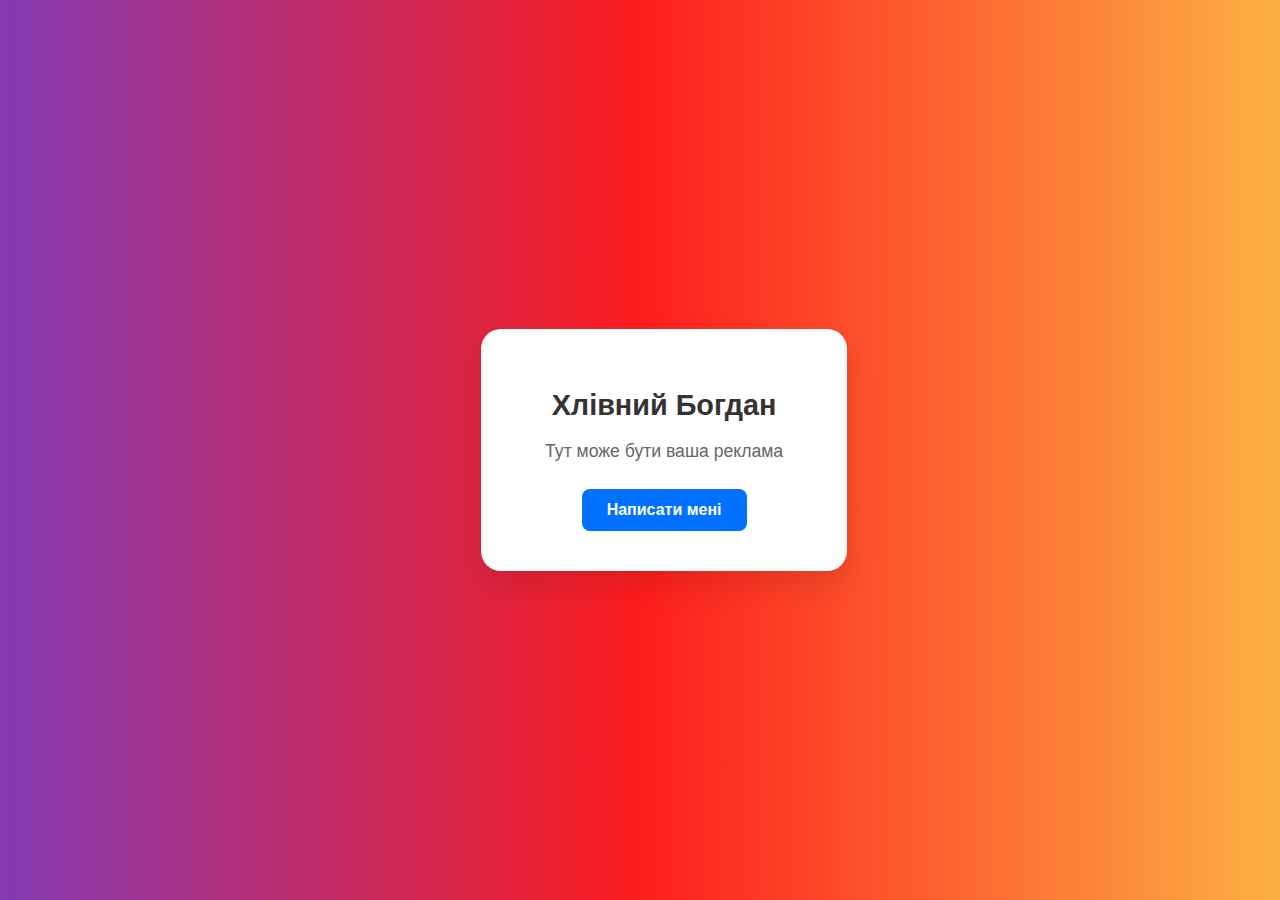
<file: Лабараторна робота 4/index.html>
<!DOCTYPE html>
<html lang="uk">
<head>
    <meta charset="UTF-8">
    <meta name="viewport" content="width=device-width, initial-scale=1.0">
    <title>Візитка Розробника</title>
    <link rel="stylesheet" href="style.css">
</head>
<body>

    <div class="card-container">
        <div class="card">
            <h1>Хлівний Богдан</h1>

            <p>
                Тут може бути ваша реклама
            </p>

            <button class="contact-button">
                Написати мені
            </button>
        </div>
    </div>

</body>
</html>
</file>
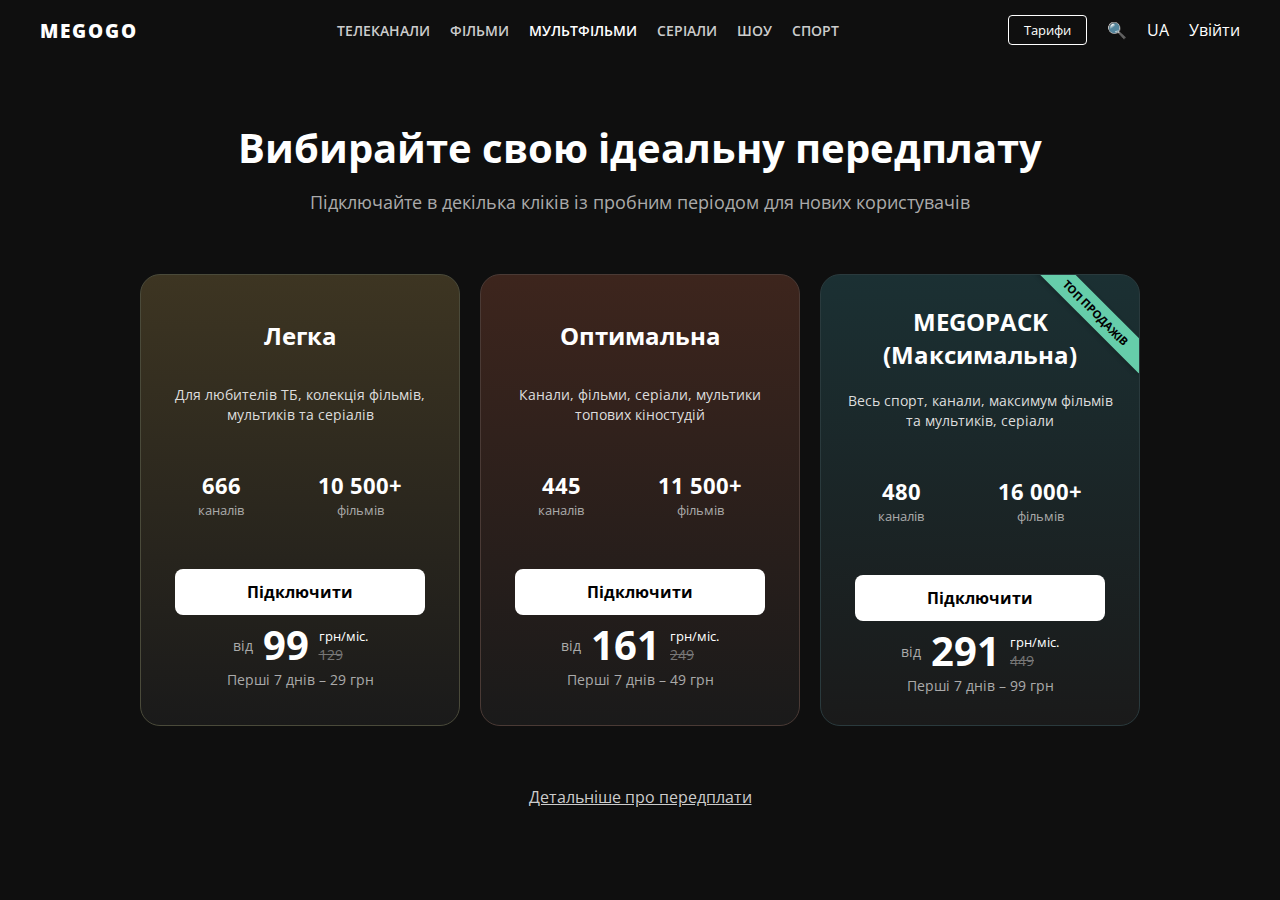
<file: Лабараторна робота 5/index.html>
<!DOCTYPE html>
<html lang="uk">
<head>
    <meta charset="UTF-8">
    <meta name="viewport" content="width=device-width, initial-scale=1.0">
    <title>MEGOGO - ТБ, кіно, серіали</title>
    <link rel="stylesheet" href="style.css">
    <link href="https://fonts.googleapis.com/css2?family=Open+Sans:wght@400;600;700;800&display=swap" rel="stylesheet">
</head>
<body>

    <header>
        <div class="header-container">
            <div class="logo">MEGOGO</div>
            <nav>
                <ul class="nav-links">
                    <li><a href="#">Телеканали</a></li>
                    <li><a href="#">Фільми</a></li>
                    <li class="dropdown">
                        <a href="#" class="active-link">Мультфільми</a>
                        <div class="dropdown-content">
                            <a href="#">Мультфільми Disney</a>
                            <a href="#">Мультсеріали Nickelodeon</a>
                            <a href="#">Українською мовою</a>
                            <a href="#" class="highlight-text">Новинки</a>
                        </div>
                    </li>
                    <li><a href="#">Серіали</a></li>
                    <li><a href="#">Шоу</a></li>
                    <li><a href="#">Спорт</a></li>
                </ul>
            </nav>
            <div class="header-actions">
                <a href="#" class="btn-tariffs">Тарифи</a>
                <a href="#" class="icon-search">🔍</a>
                <a href="#" class="lang">UA</a>
                <a href="registration.html" class="login-link">Увійти</a>
            </div>
        </div>
    </header>

    <main>
        <section class="hero">
            <h1>Вибирайте свою ідеальну передплату</h1>
            <p>Підключайте в декілька кліків із пробним періодом для нових користувачів</p>
        </section>

        <section class="tariffs-container">
            
            <div class="card card-light">
                <div class="card-header">
                    <h2>Легка</h2>
                </div>
                <div class="card-body">
                    <p class="desc">Для любителів ТБ, колекція фільмів, мультиків та серіалів</p>
                    <div class="stats">
                        <div class="stat-item">
                            <span class="big-num">666</span>
                            <span class="label">каналів</span>
                        </div>
                        <div class="stat-item">
                            <span class="big-num">10 500+</span>
                            <span class="label">фільмів</span>
                        </div>
                    </div>

                    <div class="card-footer-content">
                        <a href="#" class="btn-connect">Підключити</a>
                        <div class="price-info">
                            <div class="price-block">
                                <span class="price-label">від</span>
                                <span class="current-price">99</span>
                                <div class="price-details">
                                    <span class="currency">грн/міс.</span>
                                    <span class="old-price">129</span>
                                </div>
                            </div>
                            <p class="promo-text">Перші 7 днів – 29 грн</p>
                        </div>
                    </div>
                </div>
            </div>

            <div class="card card-optimal">
                <div class="card-header">
                    <h2>Оптимальна</h2>
                </div>
                <div class="card-body">
                    <p class="desc">Канали, фільми, серіали, мультики топових кіностудій</p>
                    <div class="stats">
                        <div class="stat-item">
                            <span class="big-num">445</span>
                            <span class="label">каналів</span>
                        </div>
                        <div class="stat-item">
                            <span class="big-num">11 500+</span>
                            <span class="label">фільмів</span>
                        </div>
                    </div>

                    <div class="card-footer-content">
                        <a href="#" class="btn-connect">Підключити</a>
                        <div class="price-info">
                            <div class="price-block">
                                <span class="price-label">від</span>
                                <span class="current-price">161</span>
                                <div class="price-details">
                                    <span class="currency">грн/міс.</span>
                                    <span class="old-price">249</span>
                                </div>
                            </div>
                            <p class="promo-text">Перші 7 днів – 49 грн</p>
                        </div>
                    </div>
                </div>
            </div>

            <div class="card card-max">
                <div class="badge">ТОП ПРОДАЖІВ</div>
                <div class="card-header">
                    <h2>MEGOPACK<br>(Максимальна)</h2>
                </div>
                <div class="card-body">
                    <p class="desc">Весь спорт, канали, максимум фільмів та мультиків, серіали</p>
                    <div class="stats">
                        <div class="stat-item">
                            <span class="big-num">480</span>
                            <span class="label">каналів</span>
                        </div>
                        <div class="stat-item">
                            <span class="big-num">16 000+</span>
                            <span class="label">фільмів</span>
                        </div>
                    </div>

                    <div class="card-footer-content">
                        <a href="#" class="btn-connect">Підключити</a>
                        <div class="price-info">
                            <div class="price-block">
                                <span class="price-label">від</span>
                                <span class="current-price">291</span>
                                <div class="price-details">
                                    <span class="currency">грн/міс.</span>
                                    <span class="old-price">449</span>
                                </div>
                            </div>
                            <p class="promo-text">Перші 7 днів – 99 грн</p>
                        </div>
                    </div>
                </div>
            </div>

        </section>

        <div class="footer-link">
            <a href="#">Детальніше про передплати</a>
        </div>
    </main>

</body>
</html>
</file>
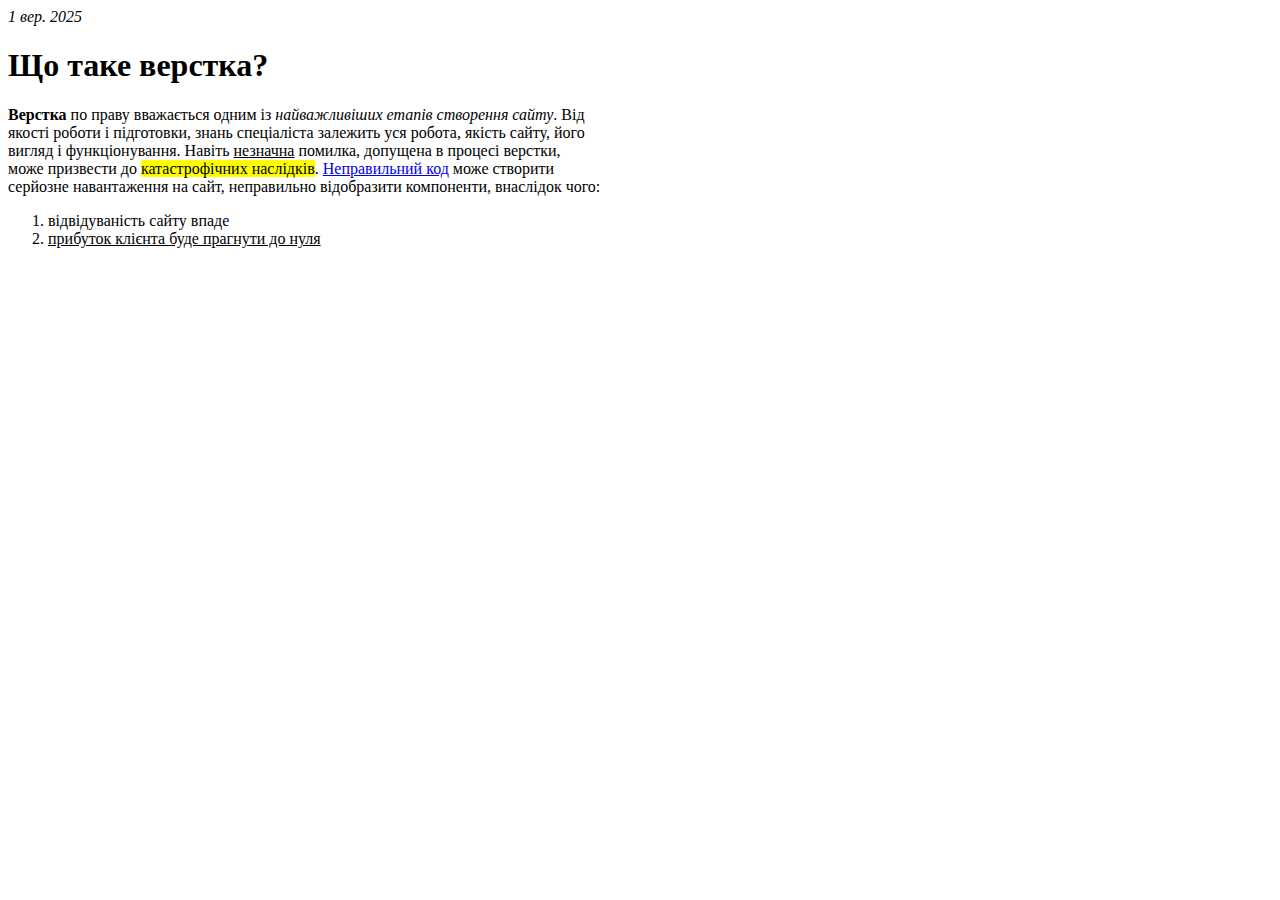
<file: Лабараторна робота 1/dodatkovi_task.html>
<!DOCTYPE html>
<html>
<head>
	<meta charset="utf-8">
	<meta name="viewport" content="width=device-width, initial-scale=1">
	<title></title>
</head>
<body>
<i>1 вер. 2025</i>
<h1>Що таке верстка?</h1>

<b>Верстка</b> по праву вважається одним із <i>найважливіших етапів створення сайту</i>. Від<br> 
якості роботи і підготовки, знань спеціаліста залежить уся робота, якість сайту, його<br> 
вигляд і функціонування. Навіть <u>незначна</u> помилка, допущена в процесі верстки,<br> 
може призвести до <span style="background: yellow;">катастрофічних наслідків</span>. <a href="https://youtube.com" target="_blank">Неправильний код</a> може створити<br>
серйозне навантаження на сайт, неправильно відобразити компоненти, внаслідок чого:
<ol>
	<li>відвідуваність сайту впаде</li>
	<li><u>прибуток клієнта буде прагнути до нуля</u></li>
</ol>
</body>
</html>
</file>
<file: Лабараторна робота 4/style.css>
body {
    background: #833AB4;
background: linear-gradient(90deg, rgba(131, 58, 180, 1) 0%, rgba(253, 29, 29, 1) 50%, rgba(252, 176, 69, 1) 100%);
    margin: 0;
    font-family: Arial, sans-serif;
    min-height: 100vh;
    display: flex;
    justify-content: center;
    align-items: center;
}

.card {
    background: white;
    border-radius: 20px;
    padding: 40px;
    text-align: center;
    box-shadow: 0 15px 30px rgba(0, 0, 0, 0.1);
    max-width: 350px;
    width: 90%;
    position: relative;
    animation: float 4s ease-in-out infinite;
}

h1 {
    color: #333;
    font-size: 1.8em;
    margin-bottom: 10px;
}

p {
    color: #666;
    font-size: 1.1em;
    margin-bottom: 25px;
    line-height: 1.4;
}

.contact-button {
    background-color: #0072ff;
    color: white;
    border: none;
    padding: 12px 25px;
    border-radius: 8px;
    cursor: pointer;
    font-size: 1em;
    font-weight: bold;
    outline: none;
    transition: background-color 0.3s ease, box-shadow 0.3s ease;
}

.contact-button:hover {
    background-color: #0056b3;
    box-shadow: 0 5px 15px rgba(0, 114, 255, 0.4);
    transform: translateY(-2px);
}

@keyframes float {
    0% { transform: translateY(0px); }
    50% { transform: translateY(-15px); }
    100% { transform: translateY(0px); }
}
</file>
<file: Лабараторна робота 5/style.css>
* {
    margin: 0;
    padding: 0;
    box-sizing: border-box;
}

body {
    background-color: #0f0f0f;
    font-family: 'Open Sans', sans-serif;
    color: white;
    min-height: 100vh;
    display: flex;
    flex-direction: column;
}

a {
    text-decoration: none;
    color: white;
    transition: color 0.3s ease;
}

header {
    background-color: #0f0f0f;
    padding: 15px 40px;
    position: sticky;
    top: 0;
    z-index: 1000;
}

.header-container {
    display: flex;
    justify-content: space-between;
    align-items: center;
    max-width: 1400px;
    margin: 0 auto;
}

.logo {
    font-weight: 800;
    font-size: 1.2rem;
    letter-spacing: 2px;
    text-transform: uppercase;
    margin-right: 30px;
}

.nav-links {
    list-style: none;
    display: flex;
    gap: 20px;
}

.nav-links li {
    position: relative;
}

.nav-links a {
    font-size: 0.85rem;
    font-weight: 600;
    text-transform: uppercase;
    color: #ccc;
    padding: 10px 0;
}

.nav-links a:hover, .nav-links a.active-link {
    color: white;
}

/* Випадаюче меню */
.dropdown-content {
    display: none;
    position: absolute;
    top: 100%;
    left: 0;
    background-color: #fff;
    min-width: 220px;
    border-radius: 4px;
    box-shadow: 0px 8px 16px 0px rgba(0,0,0,0.2);
    z-index: 1;
    padding: 10px 0;
    animation: fadeIn 0.3s ease;
}

.dropdown-content a {
    color: #333;
    padding: 10px 20px;
    text-decoration: none;
    display: block;
    text-transform: none;
    font-weight: 400;
}

.dropdown-content a:hover {
    background-color: #f1f1f1;
    color: #000;
}

.dropdown:hover .dropdown-content {
    display: block;
}

.dropdown .highlight-text {
    color: #e34c4c;
}

.header-actions {
    display: flex;
    align-items: center;
    gap: 20px;
}

.btn-tariffs {
    border: 1px solid #fff;
    padding: 5px 15px;
    border-radius: 4px;
    font-size: 0.8rem;
}

.btn-tariffs:hover {
    background-color: white;
    color: #0f0f0f;
}

.hero {
    text-align: center;
    margin-top: 60px;
    margin-bottom: 40px;
    padding: 0 20px;
}

.hero h1 {
    font-size: 2.5rem;
    margin-bottom: 15px;
}

.hero p {
    color: #aaa;
    font-size: 1.1rem;
}

.tariffs-container {
    display: flex;
    justify-content: center;
    gap: 20px;
    padding: 20px;
    flex-wrap: wrap;
    max-width: 1200px;
    margin: 0 auto;
}

.card {
    width: 320px;
    border-radius: 20px;
    padding: 30px 20px;
    display: flex;
    flex-direction: column;
    align-items: center;
    text-align: center;
    position: relative;
    overflow: hidden;
    transition: transform 0.3s ease, box-shadow 0.3s ease;
}

.card:hover {
    transform: translateY(-10px);
    box-shadow: 0 10px 30px rgba(0,0,0,0.5);
    cursor: pointer;
}

.card-light {
    background: linear-gradient(180deg, #3d3522 0%, #1a1a1a 100%);
    border: 1px solid #4a4a3a;
}

.card-optimal {
    background: linear-gradient(180deg, #3d251d 0%, #1a1a1a 100%);
    border: 1px solid #4a3a35;
}

.card-max {
    background: linear-gradient(180deg, #1b3033 0%, #1a1a1a 100%);
    border: 1px solid #2a3a3d;
}

.badge {
    position: absolute;
    top: 25px;
    right: -30px;
    background-color: #66cdaa;
    color: #000;
    padding: 5px 30px;
    transform: rotate(45deg);
    font-size: 0.7rem;
    font-weight: bold;
    box-shadow: 0 2px 5px rgba(0,0,0,0.2);
}

.card-header h2 {
    font-size: 1.5rem;
    margin-bottom: 20px;
    min-height: 60px;
    display: flex;
    align-items: center;
    justify-content: center;
}

.desc {
    font-size: 0.9rem;
    color: #ddd;
    margin-bottom: 25px;
    min-height: 40px;
    line-height: 1.4;
}

.stats {
    display: flex;
    justify-content: space-around;
    width: 100%;
    margin-bottom: 30px;
}

.stat-item {
    display: flex;
    flex-direction: column;
}

.big-num {
    font-size: 1.4rem;
    font-weight: bold;
}

.label {
    font-size: 0.8rem;
    color: #aaa;
}

.card-body {
    display: flex;
    flex-direction: column;
    width: 100%;
    gap: 20px; 
}

.card-footer-content {
    display: flex;
    flex-direction: column;
    align-items: center;
    text-align: center;
    position: relative;
    height: 120px; 
}

.btn-connect {
    background-color: white;
    color: black;
    padding: 12px 0;
    width: 250px; 
    border-radius: 8px;
    font-weight: bold;
    transition: background-color 0.3s, transform 0.2s;
    position: absolute;
    top: 0;
    z-index: 20;
}

.btn-connect:hover {
    background-color: #eee;
    transform: scale(1.02);
}

.price-info {
    position: absolute;
    bottom: 0;
    width: 100%;
    display: flex;
    flex-direction: column;
    align-items: center;
}

.price-block {
    display: flex;
    align-items: center;
    justify-content: center;
    gap: 10px;
    margin-bottom: 5px;
}

.price-label {
    font-size: 0.9rem;
    color: #aaa;
}

.current-price {
    font-size: 2.5rem;
    font-weight: bold;
    line-height: 1;
}

.price-details {
    display: flex;
    flex-direction: column;
    align-items: flex-start;
}

.currency {
    font-size: 0.8rem;
}

.old-price {
    font-size: 0.9rem;
    text-decoration: line-through;
    color: #777;
}

.promo-text {
    font-size: 0.85rem;
    color: #aaa;
}

.footer-link {
    text-align: center;
    margin: 40px 0;
}

.footer-link a {
    text-decoration: underline;
    color: #ccc;
}

.login-wrapper {
    flex: 1;
    display: flex;
    justify-content: center;
    align-items: center;
    padding: 20px;
}

.login-container {
    background-color: #1a1a1a;
    padding: 40px;
    border-radius: 10px;
    width: 100%;
    max-width: 400px;
    text-align: center;
    box-shadow: 0 4px 15px rgba(0,0,0,0.5);
}

.login-container h2 {
    margin-bottom: 30px;
}

.input-group {
    margin-bottom: 15px;
}

.input-group input {
    width: 100%;
    padding: 12px;
    background-color: #333;
    border: 1px solid #444;
    border-radius: 5px;
    color: white;
    font-size: 1rem;
}

.input-group input:focus {
    outline: none;
    border-color: #888;
}

.btn-login {
    width: 100%;
    padding: 12px;
    background-color: #2b6cb0;
    color: white;
    border: none;
    border-radius: 5px;
    font-size: 1rem;
    cursor: pointer;
    margin-bottom: 15px;
    transition: background-color 0.3s;
}

.btn-login:hover {
    background-color: #3182ce;
}

.or-divider {
    color: #777;
    margin-bottom: 15px;
}

.btn-register {
    width: 100%;
    padding: 12px;
    background-color: transparent;
    border: 1px solid #777;
    color: white;
    border-radius: 5px;
    font-size: 1rem;
    cursor: pointer;
    transition: border-color 0.3s, color 0.3s;
}

.btn-register:hover {
    border-color: white;
}

@keyframes fadeIn {
    from { opacity: 0; transform: translateY(10px); }
    to { opacity: 1; transform: translateY(0); }
}

@media (max-width: 1050px) {
    .nav-links {
        display: none;
    }
    .header-container {
        justify-content: space-between;
    }
}

@media (max-width: 768px) {
    .hero h1 {
        font-size: 1.8rem;
    }
    
    .card {
        width: 100%;
        max-width: 350px;
    }
}
</file>
